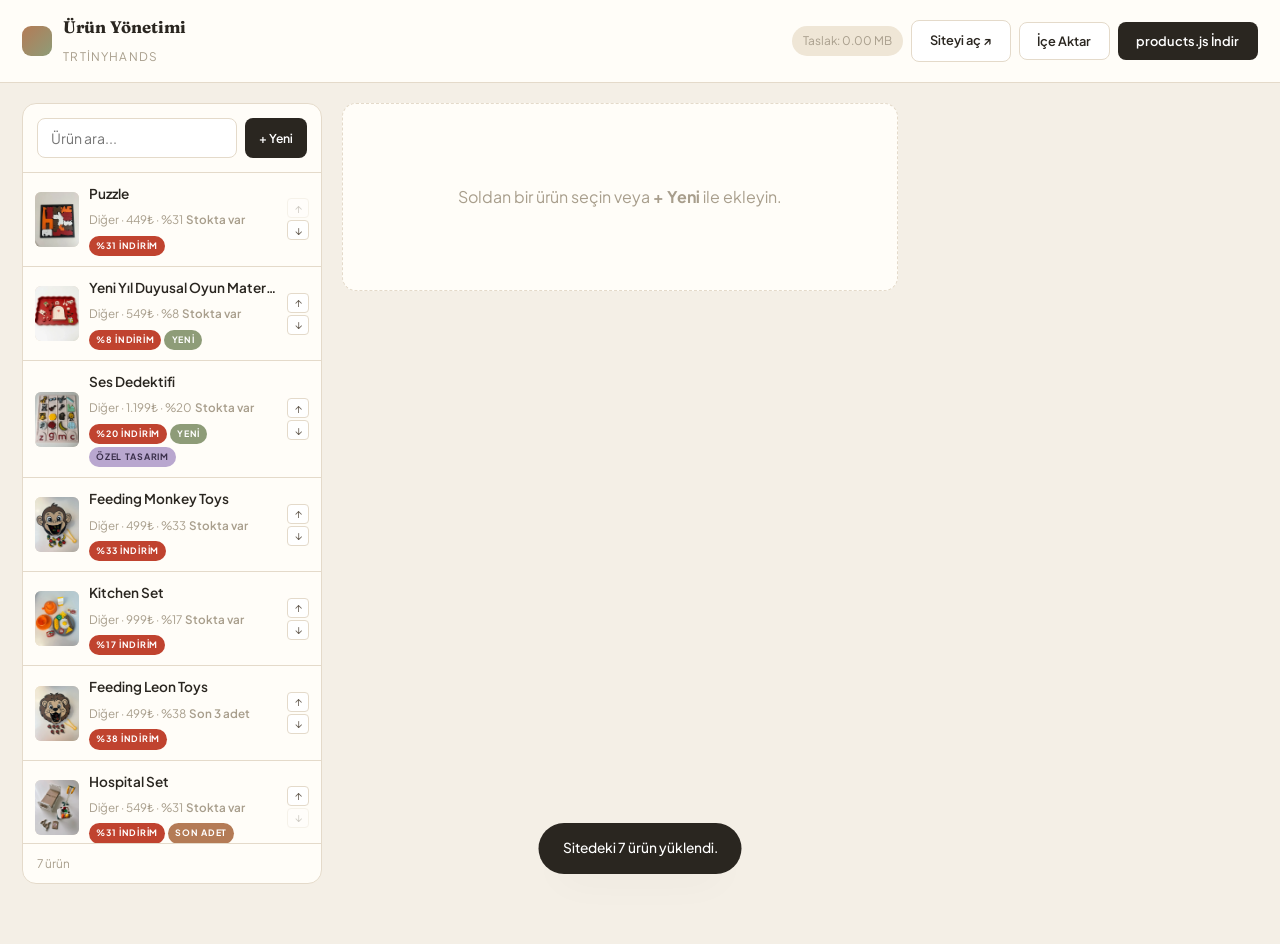
<file: admin.html>
<!doctype html>
<html lang="tr">
<head>
  <meta charset="utf-8" />
  <meta name="viewport" content="width=device-width, initial-scale=1" />
  <meta name="robots" content="noindex, nofollow" />
  <title>Ürün Yönetimi · trtinyhands</title>

  <link rel="preconnect" href="https://fonts.googleapis.com" />
  <link rel="preconnect" href="https://fonts.gstatic.com" crossorigin />
  <link href="https://fonts.googleapis.com/css2?family=Fraunces:opsz,wght@9..144,400..700&family=Plus+Jakarta+Sans:wght@300;400;500;600;700;800&display=swap" rel="stylesheet" />
  <link rel="stylesheet" href="assets/css/style.css?v=31" />
  <link rel="stylesheet" href="assets/css/admin.css?v=31" />
  <link rel="icon" href="data:image/svg+xml,%3Csvg xmlns='http://www.w3.org/2000/svg' viewBox='0 0 100 100'%3E%3Crect x='6' y='6' width='88' height='88' rx='18' fill='%232a2620'/%3E%3Crect x='24' y='24' width='24' height='24' rx='4' fill='%23b47b56'/%3E%3Crect x='52' y='24' width='24' height='24' rx='4' fill='%238e9c78'/%3E%3Crect x='24' y='52' width='24' height='24' rx='4' fill='%23d8a48a'/%3E%3Crect x='52' y='52' width='24' height='24' rx='4' fill='%23e3c27a'/%3E%3C/svg%3E" />
</head>
<body class="admin">

  <header class="ad-head">
    <div class="ad-head__inner">
      <div class="ad-head__brand">
        <span class="ad-head__dot"></span>
        <div>
          <strong>Ürün Yönetimi</strong>
          <small>trtinyhands</small>
        </div>
      </div>

      <div class="ad-head__actions">
        <span class="ad-storage" id="storageMeter" title="Taslak deposu kullanımı"></span>
        <a class="btn-ghost" href="index.html" target="_blank" rel="noopener">Siteyi aç ↗</a>
        <button class="btn-ghost" id="importBtn">İçe Aktar</button>
        <button class="btn-solid" id="exportBtn">products.js İndir</button>
      </div>
    </div>
    <div class="ad-head__bar" id="dirtyBar" hidden>
      Kaydedilmemiş değişiklikler var — yayına almak için <strong>products.js İndir</strong>'e basıp
      dosyayı sitenizdeki <code>assets/js/</code> klasörüne yükleyin.
    </div>
  </header>

  <main class="ad-main">
    <!-- Sol: ürün listesi -->
    <aside class="ad-list">
      <div class="ad-list__head">
        <input type="search" id="listSearch" class="ad-input" placeholder="Ürün ara..." aria-label="Ürün ara" />
        <button class="btn-solid btn-solid--sm" id="newBtn">+ Yeni</button>
      </div>
      <div class="ad-list__items" id="listItems"></div>
      <p class="ad-list__count" id="listCount"></p>
    </aside>

    <!-- Orta: düzenleme formu -->
    <section class="ad-editor" id="editor">
      <div class="ad-empty" id="editorEmpty">
        <p>Soldan bir ürün seçin veya <strong>+ Yeni</strong> ile ekleyin.</p>
      </div>

      <form class="ad-form" id="form" hidden autocomplete="off">
        <div class="ad-form__head">
          <h2 id="formTitle">Ürünü Düzenle</h2>
          <button type="button" class="btn-danger" id="deleteBtn">Sil</button>
        </div>

        <!-- Görseller ve videolar -->
        <fieldset class="ad-field">
          <legend>Görseller ve Videolar</legend>
          <p class="ad-hint">
            Ürün sayfasında ok tuşlarıyla gezilen bir galeri olur.
            Ana sayfadaki kartta ve sepette <strong>yalnızca fotoğraflar</strong> görünür
            — kart <strong>ilk fotoğrafla</strong> açılır, oklarla diğerlerine geçilir.
            Videolar yalnızca ürün sayfasında oynar. Hiç fotoğraf eklemezseniz
            aşağıdaki figür kullanılır.
          </p>

          <div class="ad-media" id="mediaStrip"></div>

          <div class="ad-imgbar">
            <label class="btn-ghost">
              + Görsel Ekle
              <input type="file" id="imageInput" accept="image/*" multiple hidden />
            </label>
            <button type="button" class="btn-ghost" id="videoAdd">+ Video Ekle</button>
          </div>

          <div class="ad-media-edit" id="mediaEdit" hidden>
            <p class="ad-hint" id="mediaEditHint"></p>

            <label class="ad-row" id="videoUrlRow" hidden>
              <span>Video dosyası</span>
              <input type="text" id="f_videoUrl" class="ad-input"
                     placeholder="assets/video/tanitim.mp4" />
              <p class="ad-video-check" id="videoCheck"></p>
            </label>

            <div id="cropper"></div>

            <div class="ad-imgbar">
              <button type="button" class="btn-ghost" id="mediaUp">← Öne al</button>
              <button type="button" class="btn-ghost" id="mediaDown">Geri al →</button>
              <button type="button" class="btn-danger" id="mediaDelete">Bu medyayı sil</button>
            </div>
          </div>

          <label class="ad-row">
            <span>Yedek figür (medya yokken)</span>
            <input type="text" id="f_emoji" class="ad-input" maxlength="8" placeholder="🐉" />
          </label>
        </fieldset>

        <!-- Temel bilgiler -->
        <fieldset class="ad-field">
          <legend>Temel Bilgiler</legend>
          <label class="ad-row">
            <span>Ürün adı</span>
            <input type="text" id="f_title" class="ad-input" required />
          </label>
          <label class="ad-row">
            <span>Kategori</span>
            <input type="text" id="f_category" class="ad-input" list="categoryList" required />
            <datalist id="categoryList"></datalist>
          </label>
          <label class="ad-row">
            <span>Açıklama</span>
            <textarea id="f_desc" class="ad-input" rows="4"></textarea>
          </label>
        </fieldset>

        <!-- Fiyat -->
        <fieldset class="ad-field">
          <legend>Fiyat ve İndirim</legend>
          <div class="ad-grid2">
            <label class="ad-row">
              <span>Satış fiyatı (₺)</span>
              <input type="number" id="f_price" class="ad-input" min="0" step="1" required />
            </label>
            <label class="ad-row">
              <span>Eski fiyat (₺) — indirim yoksa boş</span>
              <input type="number" id="f_oldPrice" class="ad-input" min="0" step="1" />
            </label>
          </div>
          <p class="ad-discount" id="discountInfo"></p>
        </fieldset>

        <!-- Stok -->
        <fieldset class="ad-field">
          <legend>Stok</legend>
          <p class="ad-hint">
            Ürün sayfasındaki stok rozetini belirler: <strong>0</strong> → “Tükendi”
            (satın alma kapanır), <strong>1-5</strong> → “Son N adet”,
            <strong>6+</strong> → “Stokta var”.
          </p>
          <label class="ad-row ad-row--narrow">
            <span>Stok adedi</span>
            <input type="number" id="f_stock" class="ad-input" min="0" step="1" />
          </label>
          <p class="ad-stock-preview" id="stockPreview"></p>
        </fieldset>

        <!-- Etiketler -->
        <fieldset class="ad-field">
          <legend>Etiketler</legend>
          <p class="ad-hint">
            Ana sayfadaki kartta ve ürün sayfasında görünür. İndirim etiketi,
            eski fiyat girildiğinde otomatik eklenir.
          </p>
          <div class="ad-badges" id="badgePicker"></div>
        </fieldset>

        <!-- Teknik özellikler -->
        <fieldset class="ad-field">
          <legend>Teknik Özellikler</legend>
          <p class="ad-hint">Boş bıraktığınız alanlar varsayılan değerle doldurulur.</p>
          <label class="ad-row">
            <span>Boyut</span>
            <input type="text" id="f_size" class="ad-input" />
          </label>
          <label class="ad-row">
            <span>Hangi yönden destekler?</span>
            <input type="text" id="f_material" class="ad-input" />
          </label>
          <label class="ad-row">
            <span>Yaş aralığı</span>
            <input type="text" id="f_layer" class="ad-input" />
          </label>
        </fieldset>

        <!-- Değerlendirme -->
        <fieldset class="ad-field">
          <legend>Değerlendirme</legend>
          <div class="ad-grid2">
            <label class="ad-row">
              <span>Puan (0-5)</span>
              <input type="number" id="f_rating" class="ad-input" min="0" max="5" step="0.1" />
            </label>
            <label class="ad-row">
              <span>Yorum sayısı</span>
              <input type="number" id="f_reviews" class="ad-input" min="0" step="1" />
            </label>
          </div>
        </fieldset>
      </form>
    </section>

    <!-- Sağ: canlı önizleme -->
    <aside class="ad-preview" id="preview" hidden>
      <h3>Önizleme</h3>

      <div class="ad-preview__block">
        <span class="ad-preview__label">Ana sayfadaki kart</span>
        <div class="product-grid ad-preview__grid" id="previewCard"></div>
      </div>

      <div class="ad-preview__block">
        <span class="ad-preview__label">Ürün sayfası</span>
        <div class="ad-preview__detail" id="previewDetail"></div>
      </div>
    </aside>
  </main>

  <input type="file" id="importInput" accept=".js,text/javascript,application/javascript" hidden />
  <div class="toast" id="toast" role="status" aria-live="polite"></div>

  <script src="assets/js/products.js?v=31"></script>
  <script src="assets/js/store.js?v=31"></script>
  <script src="assets/js/cropper.js?v=31"></script>
  <script src="assets/js/admin.js?v=31"></script>
</body>
</html>
</file>
<file: assets/css/style.css>
/* ============================================================
   trtinyhands · Global Styles
   Tema: sıcak-minimalist butik (bol beyaz alan, krem tonları)
   ============================================================ */

:root {
  /* Warm minimal palette */
  --bg: #f6f1e8;           /* sayfa: sıcak krem */
  --panel: #fffdf8;        /* kart/görsel/çekmece yüzeyi (krem-beyaz) */
  --cream: #efe6d6;        /* yumuşak bloklar / hover */
  --cream-2: #e8ddca;
  --ink: #2a2620;          /* sıcak siyah */
  --ink-2: #6a6156;
  --muted: #a89e8c;
  --line: #e4daca;         /* sıcak ince çizgi */
  --accent: #b47b56;       /* muted terracotta */
  --accent-ink: #935e3b;
  --sage: #8e9c78;         /* yumuşak adaçayı (dekoratif bant) */

  --radius: 8px;
  --radius-lg: 14px;
  --container: 1240px;
  --header-h: 74px;

  --shadow-sm: 0 1px 2px rgba(40, 36, 32, .04);
  --shadow-md: 0 18px 40px -24px rgba(40, 36, 32, .30);

  --font: 'Plus Jakarta Sans', system-ui, -apple-system, Segoe UI, Roboto, sans-serif;
  --font-display: 'Fraunces', 'Iowan Old Style', Georgia, 'Times New Roman', serif;
  --ease: cubic-bezier(.22, .61, .36, 1);
}

* { box-sizing: border-box; margin: 0; padding: 0; }
html { scroll-behavior: smooth; }
body {
  font-family: var(--font);
  color: var(--ink-2);
  background-color: var(--bg);
  line-height: 1.65;
  font-weight: 400;
  -webkit-font-smoothing: antialiased;
  text-rendering: optimizeLegibility;
  position: relative;
}
/* Canlı, yumuşak renk atmosferi (yaşayan arka plan) */
body::before {
  content: ''; position: fixed; inset: -20%; z-index: -1; pointer-events: none;
  background:
    radial-gradient(circle at 15% 18%, rgba(255, 138, 120, .26), transparent 42%),
    radial-gradient(circle at 85% 14%, rgba(110, 180, 215, .24), transparent 42%),
    radial-gradient(circle at 82% 84%, rgba(150, 195, 135, .24), transparent 44%),
    radial-gradient(circle at 16% 86%, rgba(244, 200, 110, .24), transparent 44%);
  animation: bgdrift 26s ease-in-out infinite alternate;
}
@keyframes bgdrift {
  0%   { transform: translate(0, 0) scale(1); }
  100% { transform: translate(2.5%, -2.5%) scale(1.07); }
}
img { max-width: 100%; display: block; }

/* Başlıklar: sıcak, oturaklı bir serif — el yapımı butik kimliğine güven katar */
h1, h2, h3,
.brand__text, .footer__brand, .card__title, .detail__title,
.section__head h2, .legal-content h1, .cart__head h3 {
  font-family: var(--font-display);
  letter-spacing: -.005em;
}

/* Figür görselleri (OpenMoji SVG) — emoji karakterinin yerini alır */
.emo { width: 1em; height: 1em; display: inline-block; vertical-align: -.125em; object-fit: contain; }
.emo--fallback { display: inline-block; width: auto; height: auto; line-height: 1; }
a { color: inherit; text-decoration: none; }
button { font-family: inherit; cursor: pointer; border: none; background: none; color: inherit; }
h1, h2, h3, h4 { color: var(--ink); font-weight: 600; line-height: 1.2; letter-spacing: -.01em; }

.container { width: 100%; max-width: var(--container); margin: 0 auto; padding: 0 28px; }

/* small caps label */
.eyebrow {
  font-size: .72rem; font-weight: 600; letter-spacing: .18em;
  text-transform: uppercase; color: var(--muted);
}

/* ---------- Buttons ---------- */
.btn {
  display: inline-flex; align-items: center; justify-content: center; gap: .5rem;
  padding: .95rem 1.8rem; border-radius: var(--radius); font-weight: 600; font-size: .82rem;
  letter-spacing: .08em; text-transform: uppercase;
  transition: background .25s var(--ease), color .25s var(--ease), border-color .25s var(--ease), transform .18s var(--ease);
}
.btn--primary { background: var(--ink); color: #fff; }
.btn--primary:hover { background: var(--accent-ink); transform: translateY(-2px); }
.btn--outline { background: transparent; color: var(--ink); border: 1px solid var(--line); }
.btn--outline:hover { border-color: var(--ink); transform: translateY(-2px); }
.btn:active { transform: translateY(0) scale(.98); }
.btn--full { width: 100%; }

/* ---------- Header ---------- */
.header {
  position: sticky; top: 0; z-index: 60;
  background: rgba(246, 241, 232, .82); backdrop-filter: saturate(180%) blur(12px);
  border-bottom: 1px solid var(--line);
}
.header__inner {
  height: var(--header-h);
  display: grid; grid-template-columns: 1fr auto 1fr; align-items: center;
}
.header__left { font-size: .78rem; letter-spacing: .1em; text-transform: uppercase; color: var(--muted); }
/* Logo kilidi: tavşan (SVG) + kelime işareti (gerçek metin).
   --logo-h tek ayar noktasıdır; yazı ondan türer, böylece her boyutta
   ikisi aynı oranda kalır. Dar ekranda sığsın diye kademeli küçülür. */
.brand {
  --logo-h: 44px;
  justify-self: center; display: inline-flex; align-items: center; gap: .75rem;
  color: var(--ink); line-height: 1;
  text-decoration: none;
  transition: transform .25s var(--ease);
}
.brand:hover {
  transform: translateY(-1px);
}
.brand .logo {
  height: var(--logo-h); width: auto; display: block; flex: none;
  transition: transform .35s var(--ease);
}
.brand:hover .logo {
  transform: rotate(-4deg) scale(1.05);
}
.brand__name {
  font-family: 'Fredoka', 'Quicksand', system-ui, sans-serif;
  font-weight: 500;
  font-size: calc(var(--logo-h) * 0.64);
  letter-spacing: .08em;
  white-space: nowrap;
  display: inline-flex;
  align-items: center;
  user-select: none;
  line-height: 1;
  transition: transform .2s var(--ease);
}
.brand__tr {
  color: #5c7049;
  letter-spacing: .06em;
  transition: color .2s var(--ease);
}
.brand__tiny {
  color: var(--ink);
  letter-spacing: .06em;
  transition: color .2s var(--ease);
}
.brand__hands {
  color: var(--accent);
  letter-spacing: .06em;
  transition: color .2s var(--ease);
}
.brand:hover .brand__tr { color: #445435; }
.brand:hover .brand__hands { color: var(--accent-ink); }
@media (max-width: 700px) { .brand { --logo-h: 36px; } }
@media (max-width: 420px) { .brand { --logo-h: 28px; } }
.brand__text { font-weight: 700; }
.brand__text span { color: var(--accent); }

.header__actions { justify-self: end; display: flex; align-items: center; gap: .4rem; }
.icon-btn {
  position: relative; display: grid; place-items: center; width: 44px; height: 44px;
  border-radius: 50%; font-size: 1.05rem; transition: background .2s;
}
.icon-btn:hover { background: var(--cream); }
.icon-btn .emo { width: 1.35rem; height: 1.35rem; }
.cart-count {
  position: absolute; top: 4px; right: 4px; min-width: 18px; height: 18px; padding: 0 4px;
  border-radius: 999px; background: var(--accent); color: #fff; font-size: .66rem; font-weight: 700;
  display: grid; place-items: center;
}
.cart-count.bump { animation: bump .45s var(--ease); }
@keyframes bump { 0% { transform: scale(1); } 35% { transform: scale(1.55); } 100% { transform: scale(1); } }

/* ---------- Shop intro ---------- */
.shop-intro { text-align: center; padding: 66px 0 28px; }
.shop-intro h1 { font-size: clamp(2rem, 4vw, 2.85rem); font-weight: 600; margin: 16px 0 14px; }
.shop-intro p { color: var(--ink-2); max-width: 580px; margin: 0 auto; }
.shop-intro .tagline {
  margin-top: 18px; font-style: italic; font-size: 1.05rem; color: var(--accent-ink); letter-spacing: .01em;
}

/* Değerler şeridi (temasal) */
.values {
  display: flex; justify-content: center; flex-wrap: wrap; gap: 14px 40px;
  padding: 6px 0 46px;
}
.value { display: inline-flex; align-items: center; gap: .55rem; font-size: .84rem; color: var(--ink-2); }
.value span { font-size: 1.1rem; color: var(--accent); }

/* Kart kategori etiketi (temasal) */
.card__cat { font-size: .66rem; letter-spacing: .16em; text-transform: uppercase; color: var(--muted); }

/* ---------- Dalgalı tanıtım bandı (temasal arka plan) ---------- */
.intro-band {
  position: relative; background: var(--sage); overflow: hidden;
  padding: 100px 0 108px; margin-bottom: 4px;
}
.intro-band::before, .intro-band::after {
  content: ''; position: absolute; left: 0; right: 0; height: 46px; z-index: 1;
  background-repeat: no-repeat; background-size: 100% 100%;
  background-image: url("data:image/svg+xml,%3Csvg xmlns='http://www.w3.org/2000/svg' viewBox='0 0 1440 48' preserveAspectRatio='none'%3E%3Cpath fill='%23f6f1e8' d='M0,24 C180,48 360,2 720,18 C1080,34 1260,50 1440,26 L1440,48 L0,48 Z'/%3E%3C/svg%3E");
}
.intro-band::before { top: -1px; transform: scaleY(-1); }
.intro-band::after { bottom: -1px; }
.intro-band .shop-intro { position: relative; z-index: 2; padding: 0; }
.intro-band .eyebrow { color: rgba(255, 255, 255, .75); }
.intro-band h1 { color: #fff; }
.intro-band p { color: rgba(255, 255, 255, .95); }
.intro-band .tagline { color: #f4e9db; }

/* ---------- Kayan temasal şerit (marquee) ---------- */
.marquee { overflow: hidden; background: var(--cream); border-top: 1px solid var(--line); border-bottom: 1px solid var(--line); }
.marquee__track { display: inline-flex; align-items: center; white-space: nowrap; padding: 12px 0; animation: marquee 30s linear infinite; }
.marquee:hover .marquee__track { animation-play-state: paused; }
.marquee__track span { display: inline-flex; align-items: center; gap: .5rem; font-size: .82rem; letter-spacing: .06em; color: var(--accent-ink); padding: 0 28px; }
.marquee__track span .emo { width: 1.15rem; height: 1.15rem; }
.marquee__track span::after { content: '·'; margin-left: 28px; color: var(--muted); }
@keyframes marquee { from { transform: translateX(0); } to { transform: translateX(-50%); } }
@media (prefers-reduced-motion: reduce) { .marquee__track { animation: none; } }

/* ---------- Shop toolbar (filters + search) ---------- */
.toolbar {
  display: flex; align-items: center; justify-content: space-between; gap: 20px;
  padding: 22px 0; border-bottom: 1px solid var(--line);
  margin: 54px 0 44px; flex-wrap: wrap;
}
.filters { display: flex; flex-wrap: wrap; gap: 4px; }
.chip {
  display: inline-flex; align-items: center; gap: .4rem;
  padding: .5rem 1rem; border-radius: 999px; font-size: .84rem; font-weight: 500; color: var(--ink-2);
  transition: background .2s, color .2s;
}
.chip .emo { width: 1.05rem; height: 1.05rem; }
.chip:hover { background: var(--cream); color: var(--ink); }
.chip.active { background: var(--ink); color: #fff; }

.search {
  padding: .6rem 1rem .6rem 2.2rem; border: 1px solid var(--line); border-radius: 999px; font-size: .88rem;
  min-width: 230px; background: var(--panel) url("data:image/svg+xml,%3Csvg xmlns='http://www.w3.org/2000/svg' width='16' height='16' fill='none' stroke='%23a49c8f' stroke-width='2' viewBox='0 0 24 24'%3E%3Ccircle cx='11' cy='11' r='7'/%3E%3Cpath d='M21 21l-4.3-4.3'/%3E%3C/svg%3E") no-repeat .85rem center;
  font-family: inherit; transition: border-color .2s;
}
.search:focus { outline: none; border-color: var(--ink); }

/* ---------- Product grid ---------- */
.product-grid { display: grid; grid-template-columns: repeat(4, 1fr); gap: 40px 28px; }
.card { display: flex; flex-direction: column; }
.product-grid .card { transition: transform .35s var(--ease); }
.product-grid .card:hover { transform: translateY(-8px); }
.card__media {
  position: relative; aspect-ratio: 4/5; overflow: hidden;
  border: 1px solid var(--line);
  border-radius: 46% 54% 52% 48% / 50% 46% 54% 50%; /* organik blob */
  display: grid; place-items: center; font-size: 5.9rem;
  background-color: var(--panel);
  background-image:
    radial-gradient(circle at 20% 18%, rgba(255, 255, 255, .55) 0 5px, transparent 6px),
    radial-gradient(circle at 84% 84%, rgba(42, 38, 32, .05) 0 4px, transparent 5px),
    radial-gradient(circle at 86% 22%, rgba(255, 255, 255, .4) 0 3px, transparent 4px);
  transition: border-radius .55s var(--ease), background-color .3s var(--ease),
              box-shadow .3s var(--ease), border-color .3s var(--ease);
}
/* Figür arkası spot ışığı dairesi */
.card__media::before {
  content: ''; position: absolute; z-index: 0; width: 64%; aspect-ratio: 1; border-radius: 50%;
  background: rgba(255, 255, 255, .5); transition: transform .5s var(--ease);
}
.card__emoji { position: relative; z-index: 1; }
.card:hover .card__media { box-shadow: var(--shadow-md); border-color: transparent; }
.card:hover .card__media::before { transform: scale(1.14); }
.card__media .card__emoji { transition: transform .4s var(--ease); }
.card:hover .card__emoji { animation: wobble .6s var(--ease); }
@keyframes wobble {
  0%   { transform: scale(1) rotate(0); }
  30%  { transform: scale(1.14) rotate(-7deg); }
  60%  { transform: scale(1.08) rotate(6deg); }
  100% { transform: scale(1.06) rotate(0); }
}
/* Yüklenen ürün görseli — figür yerine geçer.
   Kaplar `place-items: center` kullandığı için görsel içerik boyutuna
   göre küçülüyordu; mutlak konumla kabı tamamen doldurur. */
.figure { display: block; object-fit: cover; }
.card__media, .gallery__main, .cart-line__img { position: relative; }
.card__media .figure,
.gallery__main .figure,
.cart-line__img .figure {
  position: absolute; inset: 0; width: 100%; height: 100%;
  border-radius: inherit;
}
.card__media .figure { transition: transform .5s var(--ease); }
.card:hover .card__media .figure { transform: scale(1.06); }

/* Sepete uçan kopyanın kendi boyutu olmalı */
.fly .figure { position: static; width: 2.6rem; height: 2.6rem; border-radius: 10px; }

/* ---------- Ürün etiketleri ---------- */
/* Etiketler blob şeklinin dışında, bilgi alanının üstünde durur:
   organik border-radius + overflow:hidden onları kırpıyordu.
   Kap etiket olmasa da basılır ve yüksekliği ayrılır — aksi halde
   etiketsiz kartların başlık/fiyat/buton hizası kayıyordu. */
.card__badges {
  display: flex; flex-wrap: wrap; align-items: flex-start; gap: 5px;
  margin-bottom: 8px;
}
.card__badges .badge { font-size: .6rem; padding: .26rem .6rem; box-shadow: none; }
/* Etiketsiz kartta yeri tutar: sabit bir min-height yazmak yerine gerçek
   rozetin ölçüsünü kullanır, yazı tipi değişse de hiza bozulmaz. */
.badge--ghost { visibility: hidden; background: none; box-shadow: none; animation: none; }
.badge {
  display: inline-block; padding: .34rem .72rem; border-radius: 999px;
  font-family: var(--font); font-size: .66rem; font-weight: 700;
  letter-spacing: .08em; text-transform: uppercase; white-space: nowrap;
  box-shadow: 0 2px 8px rgba(40, 36, 32, .18);
}
.badge--sale  { background: #c0432f; color: #fff; }
.badge--gold  { background: #e3c27a; color: #4a3a1c; }
.badge--sage  { background: #8e9c78; color: #fff; }
.badge--clay  { background: #b47b56; color: #fff; }
.badge--lilac { background: #b9a7cf; color: #3a2f4a; }
.badge--blush { background: #e8b4a0; color: #5a3327; }
.badge--out   { background: #6b6560; color: #fff; }

/* İndirim etiketi dikkat çeksin */
.badge--sale { animation: badgePulse 2.4s ease-in-out infinite; }

/* Detay sayfasındaki etiketler */
.gallery__badges {
  position: absolute; top: 18px; left: 18px; z-index: 2;
  display: flex; flex-wrap: wrap; gap: 8px; max-width: calc(100% - 36px);
}
.gallery__badges .badge { font-size: .7rem; padding: .4rem .85rem; }

.card__info { flex: 1; padding: 16px 4px 0; display: flex; flex-direction: column; gap: 4px; }
.card__title { font-size: 1rem; font-weight: 600; color: var(--ink); }
.card__title-link:hover .card__title { color: var(--accent-ink); }
.card__price { font-size: .95rem; color: var(--ink-2); font-weight: 500; }
.card__price .was { color: var(--muted); text-decoration: line-through; margin-right: 8px; font-weight: 400; }
.card__price .from { color: var(--muted); font-weight: 400; margin-right: 4px; font-size: .82rem; }
/* Başlık iki satıra taştığında bile butonlar aynı hizada kalsın */
.card__price { padding-bottom: 8px; }
.card__add {
  margin-top: auto; padding: .7rem 1rem; border: 1px solid var(--line); border-radius: var(--radius);
  font-size: .76rem; font-weight: 600; letter-spacing: .08em; text-transform: uppercase; color: var(--ink);
  transition: background .2s, color .2s, border-color .2s;
}
.card__add { transition: background .2s, color .2s, border-color .2s, transform .12s var(--ease); }
.card__add:hover { background: var(--ink); color: #fff; border-color: var(--ink); }
.card__add:active { transform: scale(.96); }
.empty { text-align: center; color: var(--muted); padding: 60px 0; grid-column: 1 / -1; }
.empty__icon { display: block; width: 2.6rem; height: 2.6rem; margin: 0 auto 14px; }

/* Tükenen ürün kartı */
.card--out .card__media { opacity: .55; filter: grayscale(.45); }
.card--out .card__add { opacity: .5; cursor: not-allowed; }
.card--out .card__add:hover { background: none; color: var(--ink); border-color: var(--line); }

.shop { padding-bottom: 100px; }

/* ---- Eğlenceli kart şekilleri & pastel tonlar ---- */
/* Pastel ton döngüsü (tema içinde, yumuşak) */
.product-grid .card:nth-child(6n+1) .card__media { background-color: #f6e4dc; } /* blush   */
.product-grid .card:nth-child(6n+2) .card__media { background-color: #f4ecd3; } /* butter  */
.product-grid .card:nth-child(6n+3) .card__media { background-color: #e6ede1; } /* sage    */
.product-grid .card:nth-child(6n+4) .card__media { background-color: #e2ecec; } /* sky     */
.product-grid .card:nth-child(6n+5) .card__media { background-color: #f0e1d5; } /* clay    */
.product-grid .card:nth-child(6n+6) .card__media { background-color: #eae3ef; } /* lilac   */

/* Satır bazlı blob şekil varyasyonu */
.product-grid .card:nth-child(3n+1) .card__media { border-radius: 46% 54% 52% 48% / 50% 46% 54% 50%; }
.product-grid .card:nth-child(3n+2) .card__media { border-radius: 54% 46% 49% 51% / 47% 52% 48% 53%; }
.product-grid .card:nth-child(3n)   .card__media { border-radius: 50% 50% 45% 55% / 55% 47% 53% 45%; }

/* Hover'da şekli değiştir (nth kurallarından sonra gelmeli) */
.product-grid .card:hover .card__media { border-radius: 58% 42% 47% 53% / 44% 57% 43% 56%; }

/* ---------- Kart galerisi (birden çok görsel / video) ----------
   Oklar ve noktalar .card__frame üzerinde, blob şeklinin DIŞINDA durur:
   .card__media organik border-radius + overflow:hidden taşıdığı için
   içeride kenarlardan kırpılırlardı. */
.card__frame { position: relative; }
.card__slides, .card__slide { position: absolute; inset: 0; border-radius: inherit; }
.card__slide { opacity: 0; transition: opacity .45s var(--ease); }
.card__slide.is-active { opacity: 1; }
/* Görselin tamamını kaplayan görünmez bağlantı — ürün sayfasına götürür.
   Oklar bunun üstünde (z-index) durur, yoksa tıklamalar bağlantıya giderdi. */
.card__link { position: absolute; inset: 0; z-index: 2; border-radius: inherit; }

.card__nav {
  position: absolute; top: 50%; transform: translateY(-50%); z-index: 3;
  width: 34px; height: 34px; border-radius: 50%;
  display: grid; place-items: center;
  font-size: 1.3rem; line-height: 1; color: var(--ink);
  background: rgba(255, 253, 248, .94); border: 1px solid var(--line);
  box-shadow: 0 4px 14px rgba(40, 36, 32, .22);
  opacity: 0; transition: opacity .25s var(--ease), background .2s, color .2s, border-color .2s;
}
.card__nav--prev { left: 6px; }
.card__nav--next { right: 6px; }
.card__frame:hover .card__nav,
.card__nav:focus-visible { opacity: 1; }
.card__nav:hover { background: var(--ink); color: #fff; border-color: var(--ink); }
/* Dokunmatikte hover yok — oklar hep görünsün */
@media (hover: none) { .card__nav { opacity: 1; } }

.card__dots {
  position: absolute; left: 0; right: 0; bottom: 10px; z-index: 3;
  display: flex; justify-content: center; gap: 6px;
}
.card__dot {
  width: 7px; height: 7px; border-radius: 50%;
  background: rgba(42, 38, 32, .22); border: 1px solid rgba(255, 255, 255, .75);
  transition: background .2s, transform .2s var(--ease);
}
.card__dot.is-active { background: var(--ink); transform: scale(1.3); }

/* ---------- Video işareti ---------- */
/* Izgarada ve küçük görsellerde videolar oynatılmaz: kapak + oynat işareti */
.media-play {
  position: absolute; left: 50%; top: 50%; transform: translate(-50%, -50%);
  z-index: 1; pointer-events: none;
  width: 46px; height: 46px; border-radius: 50%;
  background: rgba(42, 38, 32, .55);
  box-shadow: 0 2px 12px rgba(40, 36, 32, .3);
}
.media-play::after {
  content: ''; position: absolute; left: 54%; top: 50%; transform: translate(-50%, -50%);
  border-style: solid; border-width: 9px 0 9px 15px;
  border-color: transparent transparent transparent #fff;
}

/* ============================================================
   Product Detail Page
   ============================================================ */
.breadcrumb { padding: 30px 0 0; font-size: .8rem; color: var(--muted); letter-spacing: .02em; }
.breadcrumb a:hover { color: var(--ink); }
.breadcrumb span { margin: 0 .5rem; }

.detail { padding: 30px 0 90px; }
.detail__grid { display: grid; grid-template-columns: 1fr 1fr; gap: 64px; align-items: start; }

/* Gallery */
.gallery__main {
  aspect-ratio: 4/5; border-radius: var(--radius-lg); background: var(--panel); border: 1px solid var(--line);
  display: grid; place-items: center; font-size: 9rem; position: relative; overflow: hidden;
}
.gallery__main .figure { border-radius: var(--radius-lg); }

/* Galeri: büyük görsel + oklar + küçük görseller */
.gallery__slide { position: absolute; inset: 0; border-radius: inherit; opacity: 0; transition: opacity .35s var(--ease); }
.gallery__slide.is-active { opacity: 1; }
.gallery__slide[data-type="video"] { cursor: pointer; }
.gallery__slide:not(.is-active) { pointer-events: none; }
.gallery__iframe { position: absolute; inset: 0; width: 100%; height: 100%; border: 0; }

.gallery__nav {
  position: absolute; top: 50%; transform: translateY(-50%); z-index: 3;
  width: 44px; height: 44px; border-radius: 50%;
  display: grid; place-items: center;
  font-size: 1.7rem; line-height: 1; color: var(--ink);
  background: rgba(255, 253, 248, .92); border: 1px solid var(--line);
  box-shadow: var(--shadow-md);
  transition: background .2s, color .2s, border-color .2s;
}
.gallery__nav--prev { left: 14px; }
.gallery__nav--next { right: 14px; }
.gallery__nav:hover { background: var(--ink); color: #fff; border-color: var(--ink); }

.gallery__counter {
  position: absolute; right: 14px; bottom: 14px; z-index: 3;
  padding: .28rem .7rem; border-radius: 999px;
  font-size: .74rem; font-weight: 600; letter-spacing: .04em;
  color: #fff; background: rgba(42, 38, 32, .6);
}

.gallery__thumbs { display: flex; flex-wrap: wrap; gap: 10px; margin-top: 14px; }
.gallery__thumb {
  position: relative; width: 70px; aspect-ratio: 4/5; overflow: hidden;
  border-radius: var(--radius); border: 1px solid var(--line);
  background: var(--panel);
  transition: border-color .2s, transform .2s var(--ease), box-shadow .2s;
}
.gallery__thumb .figure { position: absolute; inset: 0; width: 100%; height: 100%; }
.gallery__thumb .media-play { width: 24px; height: 24px; }
.gallery__thumb .media-play::after { border-width: 5px 0 5px 8px; }
.gallery__thumb:hover { transform: translateY(-2px); }
.gallery__thumb.is-active { border-color: var(--ink); box-shadow: 0 0 0 2px var(--ink); }

/* Info */
.detail__cat { font-size: .72rem; font-weight: 600; letter-spacing: .18em; text-transform: uppercase; color: var(--muted); }
.detail__title { font-size: clamp(1.9rem, 3.5vw, 2.6rem); font-weight: 600; margin: 10px 0 14px; }
.detail__rating { display: flex; align-items: center; gap: .5rem; color: var(--muted); font-size: .88rem; margin-bottom: 22px; }
.detail__rating .stars { color: var(--accent); letter-spacing: .08em; }
.detail__price { display: flex; align-items: baseline; gap: .9rem; margin-bottom: 6px; }
.detail__price .now { font-size: 1.7rem; font-weight: 600; color: var(--ink); }
.detail__price .was { color: var(--muted); text-decoration: line-through; font-size: 1.05rem; }
.detail__price .off { color: var(--accent-ink); font-weight: 600; font-size: .82rem; letter-spacing: .04em; }
.detail__stock {
  display: inline-flex; align-items: center; gap: .5rem;
  margin-bottom: 26px; padding: .45rem .95rem .45rem .8rem;
  border-radius: 999px; font-size: .84rem; font-weight: 600; letter-spacing: .01em;
  border: 1px solid;
}
.detail__stock-dot {
  width: 8px; height: 8px; border-radius: 50%; flex-shrink: 0;
  background: currentColor;
}

/* Bol stok — yeşil, nabız atar */
.detail__stock--in { background: #e7efe1; border-color: #c4d6b8; color: #4a6138; }
.detail__stock--in .detail__stock-dot {
  background: #5f8a45;
  box-shadow: 0 0 0 0 rgba(95, 138, 69, .55); animation: stockPulse 2.2s ease-out infinite;
}
/* Azalıyor — kehribar, daha hızlı nabız */
.detail__stock--low { background: #fbeed6; border-color: #eed9a8; color: #8a6318; }
.detail__stock--low .detail__stock-dot {
  background: #c9901f;
  box-shadow: 0 0 0 0 rgba(201, 144, 31, .6); animation: stockPulseLow 1.5s ease-out infinite;
}
/* Tükendi — kırmızı, sabit */
.detail__stock--out { background: #f7e2dd; border-color: #e6bdb3; color: #9c3b28; }
.detail__stock--out .detail__stock-dot { background: #c0432f; }

@keyframes stockPulse {
  0%   { box-shadow: 0 0 0 0 rgba(95, 138, 69, .55); }
  70%  { box-shadow: 0 0 0 7px rgba(95, 138, 69, 0); }
  100% { box-shadow: 0 0 0 0 rgba(95, 138, 69, 0); }
}
@keyframes stockPulseLow {
  0%   { box-shadow: 0 0 0 0 rgba(201, 144, 31, .6); }
  70%  { box-shadow: 0 0 0 8px rgba(201, 144, 31, 0); }
  100% { box-shadow: 0 0 0 0 rgba(201, 144, 31, 0); }
}

/* Stokta yokken satın alma kapalı */
.btn:disabled { opacity: .45; cursor: not-allowed; }
.btn:disabled:hover { transform: none; background: var(--ink); }
.detail__desc { color: var(--ink-2); margin-bottom: 30px; line-height: 1.75; }


.buy-row { display: flex; gap: 12px; align-items: stretch; margin-bottom: 30px; flex-wrap: wrap; }
.stepper { display: inline-flex; align-items: center; border: 1px solid var(--line); border-radius: var(--radius); overflow: hidden; }
.stepper button { width: 48px; min-height: 54px; font-size: 1.2rem; background: transparent; transition: background .2s; }
.stepper button:hover { background: var(--cream); }
.stepper input { width: 50px; text-align: center; border: none; font-size: 1rem; font-weight: 600; font-family: inherit; color: var(--ink); background: transparent; }
.stepper input:focus { outline: none; }
.buy-row .btn { flex: 1; min-height: 54px; }


.specs { border-top: 1px solid var(--line); }
.specs__row { display: flex; justify-content: space-between; gap: 16px; padding: 14px 0; border-bottom: 1px solid var(--line); font-size: .9rem; }
.specs__row dt { color: var(--muted); }
.specs__row dd { color: var(--ink); font-weight: 500; text-align: right; }

/* Related */
.related { padding: 40px 0 100px; border-top: 1px solid var(--line); }

/* not found */
.notfound { text-align: center; padding: 110px 20px; }
.notfound .emoji { font-size: 3.4rem; margin-bottom: 14px; }
.notfound h1 { font-size: 1.7rem; margin-bottom: 10px; }
.notfound p { color: var(--muted); margin-bottom: 26px; }

/* ---------- Cart drawer ---------- */
.cart-overlay { position: fixed; inset: 0; background: rgba(40, 36, 32, .4); opacity: 0; visibility: hidden; transition: .3s; z-index: 90; }
.cart-overlay.open { opacity: 1; visibility: visible; }
.cart {
  position: fixed; top: 0; right: 0; width: min(420px, 100%); height: 100%; background: var(--panel); z-index: 100;
  transform: translateX(100%); transition: transform .4s var(--ease); display: flex; flex-direction: column;
  box-shadow: -30px 0 60px rgba(40, 36, 32, .12);
}
.cart.open { transform: translateX(0); }
.cart__head { display: flex; justify-content: space-between; align-items: center; padding: 26px 26px 20px; border-bottom: 1px solid var(--line); }
.cart__head h3 { font-size: 1.05rem; font-weight: 600; letter-spacing: .04em; text-transform: uppercase; }
.cart__items { flex: 1; overflow-y: auto; padding: 10px 26px; }
.cart-line { display: flex; gap: 14px; padding: 18px 0; border-bottom: 1px solid var(--line); }
.cart-line__img { width: 66px; height: 66px; border-radius: var(--radius); background: var(--cream); display: grid; place-items: center; font-size: 1.9rem; flex-shrink: 0; }
.cart-line__info { flex: 1; }
.cart-line__info strong { display: block; font-size: .92rem; font-weight: 600; color: var(--ink); }
.cart-line__info small { color: var(--muted); }
.qty { display: inline-flex; align-items: center; gap: 12px; margin-top: 10px; }
.qty button { width: 26px; height: 26px; border-radius: 6px; border: 1px solid var(--line); font-size: 1rem; line-height: 1; transition: .2s; }
.qty button:hover { border-color: var(--ink); }
.cart-line__remove { color: var(--muted); font-size: .78rem; align-self: flex-start; }
.cart-line__remove:hover { color: var(--accent-ink); }
.cart__empty { text-align: center; color: var(--muted); padding: 60px 20px; }
.cart__empty span { font-size: 2.6rem; display: block; margin-bottom: 12px; }
.cart__foot { padding: 22px 26px; border-top: 1px solid var(--line); }
.cart__total { display: flex; justify-content: space-between; align-items: center; margin-bottom: 16px; font-size: 1rem; }
.cart__total strong { font-size: 1.3rem; font-weight: 600; color: var(--ink); }
.cart__note { text-align: center; font-size: .76rem; color: var(--muted); margin-top: 12px; }

/* ---------- Toast ---------- */
.toast {
  /* Gizliyken tam olarak ekranın altına çekilir: 130% kısa metinlerde
     yetmiyor ve siyah bir şerit sayfanın altında görünür kalıyordu. */
  position: fixed; bottom: 26px; left: 50%;
  transform: translate(-50%, calc(100% + 26px));
  opacity: 0; visibility: hidden;
  background: var(--ink); color: #fff; padding: .9rem 1.5rem; border-radius: 999px; font-weight: 500; font-size: .86rem;
  z-index: 120; box-shadow: var(--shadow-md); white-space: nowrap;
  transition: transform .35s var(--ease), opacity .3s var(--ease), visibility .3s;
}
.toast.show { transform: translate(-50%, 0); opacity: 1; visibility: visible; }

/* ---------- Footer ---------- */
.footer { border-top: 1px solid var(--line); padding: 44px 0; }
.footer__inner { display: flex; align-items: center; justify-content: space-between; gap: 20px; flex-wrap: wrap; }
.footer__brand { display: inline-flex; align-items: center; gap: .6rem; font-weight: 700; color: var(--ink); font-size: 1.1rem; }
.footer__brand span { color: var(--accent); }
.footer p { font-size: .82rem; color: var(--muted); }
.footer__tag { font-style: italic; color: var(--accent-ink); }

/* ---------- Kaydırma: ilerleme çubuğu + sıkışan başlık ---------- */
.scroll-progress {
  position: absolute; left: 0; right: 0; bottom: -1px; height: 2px;
  background: linear-gradient(90deg, var(--accent), var(--sage));
  transform: scaleX(0); transform-origin: 0 50%;
  will-change: transform;
}

.header { transition: box-shadow .35s var(--ease), background-color .35s var(--ease); }
/* Kaydırınca başlığın YÜKSEKLİĞİ değişmez — yalnızca zemini koyulaşır ve
   gölge gelir. Eskiden 74→60px küçülüyordu; sticky başlık akışta yer
   kapladığı için bu, belgeyi 14px kısaltıyordu. Tarayıcı da görünen
   içeriği sabit tutmak için kaydırma konumunu düzeltiyordu (scroll
   anchoring) — geçiş boyunca ikisi birbiriyle yarışıp sayfayı
   titretiyordu. Yükseklik sabit kalınca yerleşim hiç değişmiyor. */
.header.scrolled {
  background: rgba(246, 241, 232, .94);
  box-shadow: 0 10px 30px -22px rgba(40, 36, 32, .5);
}

/* Parallax katmanları */
.band-figures, .intro-band .shop-intro { will-change: transform; }

/* ---------- Bölüm başlığı (genel) ---------- */
.section__head { margin-bottom: 34px; text-align: center; }
.section__head h2 { font-size: clamp(1.5rem, 2.6vw, 1.9rem); font-weight: 600; color: var(--ink); }
.section__head .eyebrow { display: block; margin-bottom: 10px; }

/* ============================================================
   Yasal Sayfalar (legal.html)
   ============================================================ */
.legal {
  display: grid; grid-template-columns: 240px 1fr; gap: 56px;
  align-items: start; padding: 24px 0 90px;
}

.legal-nav { position: sticky; top: calc(var(--header-h) + 20px); display: flex; flex-direction: column; gap: 2px; }
.legal-nav h4 {
  font-size: .7rem; font-weight: 600; letter-spacing: .16em; text-transform: uppercase;
  color: var(--muted); margin-bottom: 12px;
}
.legal-nav__link {
  padding: .6rem .85rem; border-radius: var(--radius); font-size: .88rem; color: var(--ink-2);
  transition: background .2s, color .2s;
}
.legal-nav__link:hover { background: var(--cream); color: var(--ink); }
.legal-nav__link.active { background: var(--ink); color: #fff; }

.legal-content {
  background: var(--panel); border: 1px solid var(--line); border-radius: var(--radius-lg);
  padding: 44px 48px; box-shadow: var(--shadow-sm); min-width: 0;
}
.legal-content h1 { font-size: clamp(1.5rem, 3vw, 2rem); font-weight: 600; color: var(--ink); line-height: 1.25; }
.legal-updated { font-size: .8rem; color: var(--muted); margin-top: 8px; }

.legal-notice {
  margin: 24px 0 8px; padding: 16px 18px; border-radius: var(--radius);
  background: var(--cream); border-left: 3px solid var(--accent);
  font-size: .86rem; color: var(--ink-2); line-height: 1.65;
}
.legal-notice strong { color: var(--ink); }
.legal-notice code {
  font-family: ui-monospace, SFMono-Regular, Menlo, monospace; font-size: .82em;
  background: var(--panel); border: 1px solid var(--line); border-radius: 4px; padding: .1em .4em;
}

.legal-body { font-size: .93rem; line-height: 1.8; }
.legal-body h3 {
  font-size: 1rem; font-weight: 600; color: var(--ink);
  margin: 30px 0 10px; padding-top: 22px; border-top: 1px solid var(--line);
}
.legal-body p { margin-bottom: 14px; }
.legal-body strong { color: var(--ink); font-weight: 600; }
.legal-body ul { margin: 0 0 16px 1.15rem; }
.legal-body li { margin-bottom: 7px; }

/* ---------- Reveal (scroll animasyonu) ---------- */
.reveal { opacity: 0; transform: translateY(32px) scale(.97); }
.reveal.in {
  opacity: 1; transform: none;
  transition: opacity .55s var(--ease), transform .75s var(--ease);
  transition-delay: var(--d, 0ms);
}
@media (prefers-reduced-motion: reduce) {
  .reveal, .reveal.in { opacity: 1; transform: none; transition: none; }
}

/* ============================================================
   Eğlenceli Animasyonlar
   ============================================================ */

/* Tanıtım bandında uçuşan figürler */
.band-figures { position: absolute; inset: 0; z-index: 1; pointer-events: none; overflow: hidden; }
.bf { position: absolute; font-size: 2.5rem; filter: drop-shadow(0 8px 12px rgba(40, 36, 32, .18)); animation: floaty 6s ease-in-out infinite; }
.bf--1 { left: 5%;  top: 26%;    animation-duration: 6s; }
.bf--2 { right: 6%; top: 22%;    animation-duration: 7.2s; animation-delay: .5s; }
.bf--3 { left: 11%; bottom: 22%; font-size: 1.9rem; animation-duration: 5.4s; animation-delay: .3s; }
.bf--4 { right: 12%; bottom: 24%; font-size: 2.1rem; animation-duration: 6.6s; animation-delay: 1s; }
.bf--5 { left: 22%;  top: 12%;    font-size: 1.7rem; animation-duration: 6.8s; animation-delay: .8s; }
.bf--6 { right: 24%; bottom: 12%; font-size: 1.6rem; animation-duration: 5.9s; animation-delay: .2s; }
.bf--7 { left: 32%;  bottom: 16%; font-size: 1.5rem; animation-duration: 7.6s; animation-delay: 1.3s; }
.bf--8 { right: 33%; top: 14%;    font-size: 1.4rem; animation-duration: 6.2s; animation-delay: .6s; }
@keyframes floaty {
  0%, 100% { transform: translateY(0) rotate(-5deg); }
  50%      { transform: translateY(-20px) rotate(6deg); }
}

/* Sepete uçan figür */
.fly {
  position: fixed; z-index: 130; font-size: 2.6rem; transform: translate(-50%, -50%);
  transition: transform .8s cubic-bezier(.5, -0.28, .35, 1), opacity .8s ease;
  pointer-events: none; will-change: transform, opacity;
}

/* Sepet ikonu sallanması */
.icon-btn.wiggle { animation: wiggle .5s ease; }
@keyframes wiggle {
  0%, 100% { transform: rotate(0); }
  20% { transform: rotate(-14deg); }
  45% { transform: rotate(11deg); }
  70% { transform: rotate(-6deg); }
}

/* Rozet nabzı */
@keyframes badgePulse {
  0%, 100% { transform: scale(1); }
  50% { transform: scale(1.06); }
}

/* Logo giriş animasyonu */
/* backwards (both değil): `both` bitişte transform'u `none`a sabitler ve
   animasyon kuralı geçişi yendiği için kaydırma küçültmesi çalışmaz. */
.brand { animation: logoIn .6s var(--ease) backwards; }
@keyframes logoIn { from { opacity: 0; transform: translateY(-7px); } to { opacity: 1; transform: none; } }

/* Filtre çipi hover zıplaması */
.chip { transition: background .2s, color .2s, transform .18s var(--ease); }
.chip:hover { transform: translateY(-2px); }

/* Değer/şerit öğeleri hover */
.marquee__track span { transition: color .2s; }

/* Hareket azaltma tercihi */
@media (prefers-reduced-motion: reduce) {
  .bf, .badge, .brand, .card__emoji, .detail__stock-dot { animation: none !important; }
  .fly { display: none !important; }
}

/* ============================================================
   Responsive
   ============================================================ */
@media (max-width: 1000px) {
  .product-grid { grid-template-columns: repeat(3, 1fr); }
  .detail__grid { grid-template-columns: 1fr; gap: 36px; }
  .legal { grid-template-columns: 1fr; gap: 28px; }
  .legal-nav { position: static; flex-direction: row; flex-wrap: wrap; gap: 6px; }
  .legal-nav h4 { width: 100%; margin-bottom: 6px; }
  .legal-content { padding: 32px 28px; }
  .gallery__main, .gallery__thumbs { max-width: 480px; }
}
@media (max-width: 700px) {
  .container { padding: 0 20px; }
  .product-grid { grid-template-columns: repeat(2, 1fr); gap: 28px 16px; }
  .toolbar { flex-direction: column; align-items: stretch; }
  .search { min-width: 0; width: 100%; }
  .filters { justify-content: center; }
  .shop-intro { padding: 46px 0 30px; }
  .footer__inner { flex-direction: column; text-align: center; }
  .legal-content { padding: 26px 20px; }
  .legal-nav__link { font-size: .82rem; padding: .5rem .7rem; }
  .bf--1, .bf--3, .bf--5, .bf--6, .bf--7, .bf--8 { display: none; }
  .bf--2 { right: 3%; top: 8%; font-size: 1.7rem; }
  .bf--4 { right: 4%; bottom: 10%; font-size: 1.7rem; }
}
@media (max-width: 420px) {
  .product-grid { grid-template-columns: 1fr 1fr; gap: 22px 12px; }
  .card__media { font-size: 4.2rem; }
  /* Dar telefonda soldaki yazı küçülür, böylece logoya dayanmaz */
  .header__left { font-size: .62rem; letter-spacing: .06em; }
}
</file>
<file: assets/css/admin.css>
/* ============================================================
   trtinyhands · Ürün Yönetim Paneli (admin.css)
   style.css'in üzerine biner; mağaza sınıflarını (.card, .badge,
   .specs …) önizlemede aynen kullanır.
   ============================================================ */

.admin {
  background: #f4efe6;
  color: var(--ink-2);
  min-height: 100vh;
}
.admin::before { display: none; } /* mağazadaki hareketli arka planı kapat */

.admin h1, .admin h2, .admin h3 { color: var(--ink); }

/* ---------- Ortak kontroller ---------- */
.btn-solid, .btn-ghost, .btn-danger {
  font-family: var(--font); font-size: .8rem; font-weight: 600;
  padding: .6rem 1.1rem; border-radius: var(--radius); cursor: pointer;
  border: 1px solid transparent; transition: .18s var(--ease); white-space: nowrap;
  display: inline-flex; align-items: center; gap: .4rem;
}
.btn-solid { background: var(--ink); color: #fff; }
.btn-solid:hover { background: var(--accent-ink); }
.btn-solid--sm { padding: .5rem .8rem; font-size: .76rem; }
.btn-ghost { background: #fff; color: var(--ink); border-color: var(--line); }
.btn-ghost:hover { border-color: var(--ink); }
.btn-danger { background: transparent; color: #c0432f; border-color: #e3bdb5; }
.btn-danger:hover { background: #c0432f; color: #fff; border-color: #c0432f; }

.ad-input {
  width: 100%; padding: .62rem .8rem; border: 1px solid var(--line); border-radius: var(--radius);
  background: #fff; font-family: var(--font); font-size: .88rem; color: var(--ink);
  transition: border-color .18s;
}
.ad-input:focus { outline: none; border-color: var(--ink); }
textarea.ad-input { resize: vertical; line-height: 1.6; }

/* ---------- Üst çubuk ---------- */
.ad-head {
  position: sticky; top: 0; z-index: 50;
  background: var(--panel); border-bottom: 1px solid var(--line);
}
.ad-head__inner {
  display: flex; align-items: center; justify-content: space-between; gap: 16px;
  padding: 14px 22px; flex-wrap: wrap;
}
.ad-head__brand { display: flex; align-items: center; gap: .7rem; }
.ad-head__dot {
  width: 30px; height: 30px; border-radius: 9px; flex-shrink: 0;
  background: linear-gradient(135deg, var(--accent), var(--sage));
}
.ad-head__brand strong { display: block; font-family: var(--font-display); font-size: 1.05rem; color: var(--ink); }
.ad-head__brand small { color: var(--muted); font-size: .74rem; letter-spacing: .1em; text-transform: uppercase; }
.ad-head__actions { display: flex; align-items: center; gap: 8px; flex-wrap: wrap; }

.ad-storage {
  font-size: .74rem; color: var(--muted); padding: .35rem .7rem;
  background: var(--cream); border-radius: 999px; white-space: nowrap;
}
.ad-storage.is-warn { background: #f7e0d8; color: #a8412c; font-weight: 600; }

.ad-head__bar {
  background: #fdf3d8; border-top: 1px solid #ecdcb0; color: #7a5c17;
  font-size: .82rem; padding: 10px 22px;
}
.ad-head__bar code {
  font-family: ui-monospace, SFMono-Regular, Menlo, monospace; font-size: .92em;
  background: #fff; border: 1px solid #ecdcb0; border-radius: 4px; padding: .05em .35em;
}

/* ---------- Yerleşim ---------- */
.ad-main {
  display: grid; grid-template-columns: 300px minmax(0, 1fr) 340px;
  gap: 20px; padding: 20px 22px 60px; align-items: start;
  max-width: 1600px; margin: 0 auto;
}

/* ---------- Ürün listesi ---------- */
.ad-list {
  background: var(--panel); border: 1px solid var(--line); border-radius: var(--radius-lg);
  position: sticky; top: 86px; overflow: hidden;
}
.ad-list__head { display: flex; gap: 8px; padding: 14px; border-bottom: 1px solid var(--line); }
.ad-list__items { max-height: calc(100vh - 230px); overflow-y: auto; }
.ad-list__count { padding: 10px 14px; font-size: .74rem; color: var(--muted); border-top: 1px solid var(--line); }

.ad-item {
  display: flex; align-items: center; gap: 10px; padding: 10px 12px;
  border-bottom: 1px solid var(--line); cursor: pointer; transition: background .15s;
}
.ad-item:hover { background: var(--cream); }
.ad-item.is-active { background: var(--cream); box-shadow: inset 3px 0 0 var(--accent); }
.ad-item__thumb {
  position: relative;
  width: 44px; height: 55px; flex-shrink: 0; border-radius: 6px; overflow: hidden;
  background: var(--cream-2); display: grid; place-items: center; font-size: 1.5rem;
}
.ad-item__thumb .figure { position: absolute; inset: 0; width: 100%; height: 100%; }
.ad-item__thumb .emo { width: 1.5rem; height: 1.5rem; }
.ad-item__info { flex: 1; min-width: 0; }
.ad-item__info strong {
  display: block; font-size: .85rem; font-weight: 600; color: var(--ink);
  overflow: hidden; text-overflow: ellipsis; white-space: nowrap;
}
.ad-item__info small { font-size: .73rem; color: var(--muted); }
.ad-item__badges { display: flex; flex-wrap: wrap; gap: 3px; margin-top: 4px; }
.ad-item__stock {
  display: inline-block; margin-top: 2px; font-size: .68rem; font-weight: 600;
}
.ad-item__stock--in  { color: #4a6138; }
.ad-item__stock--low { color: #8a6318; }
.ad-item__stock--out { color: #9c3b28; }
.ad-item__badges .badge { font-size: .55rem; padding: .18rem .45rem; box-shadow: none; animation: none; }
.ad-item__move { display: flex; flex-direction: column; gap: 2px; }
.ad-item__move button {
  width: 22px; height: 20px; border: 1px solid var(--line); border-radius: 4px;
  background: #fff; font-size: .7rem; line-height: 1; cursor: pointer; color: var(--ink-2);
}
.ad-item__move button:hover:not(:disabled) { border-color: var(--ink); color: var(--ink); }
.ad-item__move button:disabled { opacity: .3; cursor: default; }

/* ---------- Düzenleme formu ---------- */
.ad-editor { min-width: 0; }
.ad-empty {
  background: var(--panel); border: 1px dashed var(--line); border-radius: var(--radius-lg);
  padding: 80px 24px; text-align: center; color: var(--muted);
}

.ad-form {
  background: var(--panel); border: 1px solid var(--line); border-radius: var(--radius-lg);
  padding: 24px 26px 30px;
}
.ad-form__head {
  display: flex; align-items: center; justify-content: space-between; gap: 16px;
  padding-bottom: 18px; border-bottom: 1px solid var(--line); margin-bottom: 8px;
}
.ad-form__head h2 { font-size: 1.25rem; font-weight: 600; }

.ad-field { border: none; padding: 22px 0 4px; border-top: 1px solid var(--line); }
.ad-field:first-of-type { border-top: none; padding-top: 14px; }
.ad-field legend {
  font-size: .7rem; font-weight: 700; letter-spacing: .14em; text-transform: uppercase;
  color: var(--muted); padding: 0; margin-bottom: 4px;
}
.ad-hint { font-size: .78rem; color: var(--muted); line-height: 1.6; margin: 6px 0 14px; }

/* `hidden` özniteliği sınıf kurallarının display'ini yenemez
   (tarayıcı varsayılanı daha düşük önceliklidir) — burada bağlanır. */
[hidden] { display: none !important; }

.ad-row { display: block; margin-bottom: 14px; }
.ad-row > span {
  display: block; font-size: .76rem; font-weight: 600; color: var(--ink-2); margin-bottom: 6px;
}
.ad-grid2 { display: grid; grid-template-columns: 1fr 1fr; gap: 14px; }

.ad-row--narrow { max-width: 180px; }

.ad-stock-preview {
  font-size: .8rem; padding: .6rem .85rem; border-radius: var(--radius); margin-top: 2px;
}
.ad-stock-preview--in  { background: #e7efe1; color: #4a6138; }
.ad-stock-preview--low { background: #fbeed6; color: #8a6318; }
.ad-stock-preview--out { background: #f7e2dd; color: #9c3b28; }

.ad-discount {
  font-size: .8rem; color: var(--accent-ink); background: var(--cream);
  padding: .6rem .85rem; border-radius: var(--radius); margin-top: 2px;
}

/* Etiket seçici */
.ad-badges { display: flex; flex-wrap: wrap; gap: 10px; }
.ad-badge-opt { display: inline-flex; align-items: center; gap: .45rem; cursor: pointer; }
.ad-badge-opt input { width: 16px; height: 16px; accent-color: var(--ink); cursor: pointer; }
.ad-badge-opt .badge { animation: none; }
.ad-badge-opt input:not(:checked) + .badge { opacity: .35; filter: grayscale(.7); }

/* ---------- Görsel kırpıcı ---------- */
.cropper { display: block; }
.cropper__stage {
  position: relative; width: 100%; max-width: 300px; border-radius: var(--radius-lg);
  overflow: hidden; background: var(--cream-2); border: 1px solid var(--line);
  cursor: grab; touch-action: none; user-select: none;
}
.cropper__stage.is-dragging { cursor: grabbing; }
.cropper__stage canvas { display: block; width: 100%; height: 100%; }
.cropper__empty {
  position: absolute; inset: 0; display: grid; place-content: center; gap: 4px;
  text-align: center; color: var(--muted); padding: 20px; pointer-events: none;
}
.cropper__empty strong { color: var(--ink-2); font-size: .9rem; }
.cropper__empty span { font-size: .76rem; }

.cropper__controls {
  display: flex; align-items: center; gap: 14px; max-width: 300px; margin-top: 12px;
}
.cropper__zoom { flex: 1; display: flex; align-items: center; gap: .6rem; }
.cropper__zoom span { font-size: .74rem; color: var(--muted); white-space: nowrap; }
.cropper__zoom input { flex: 1; accent-color: var(--accent); cursor: pointer; }

#cropper.is-drop .cropper__stage { border-color: var(--accent); background: var(--cream); }

.ad-imgbar { display: flex; gap: 8px; margin: 12px 0 18px; flex-wrap: wrap; }
.ad-imgbar .btn-ghost { cursor: pointer; }

/* ---------- Medya listesi (görseller + videolar) ---------- */
.ad-media {
  display: flex; flex-wrap: wrap; gap: 10px;
  padding: 12px; margin-bottom: 4px;
  border: 1px dashed var(--line); border-radius: var(--radius);
  background: var(--bg);
  transition: border-color .2s, background .2s;
}
.ad-media.is-drop { border-color: var(--accent); background: var(--cream); }
.ad-media__empty { font-size: .78rem; color: var(--muted); margin: 0; padding: 8px 2px; }

.ad-media__item {
  position: relative; width: 64px; aspect-ratio: 4/5;
  border: 1px solid var(--line); border-radius: var(--radius);
  background: var(--panel); overflow: hidden; cursor: pointer;
  display: grid; place-items: center; font-size: 1.5rem;
  transition: border-color .2s, box-shadow .2s, transform .2s;
}
.ad-media__item:hover { transform: translateY(-2px); }
.ad-media__item.is-active { border-color: var(--ink); box-shadow: 0 0 0 2px var(--ink); }
.ad-media__thumb { position: absolute; inset: 0; display: block; }
.ad-media__thumb .figure { position: absolute; inset: 0; width: 100%; height: 100%; object-fit: cover; }
.ad-media__thumb .emo { width: 1.4rem; height: 1.4rem; }
.ad-media__thumb .media-play { width: 22px; height: 22px; }
.ad-media__thumb .media-play::after { border-width: 5px 0 5px 8px; }
/* Sıra numarası / kapak işareti */
.ad-media__tag {
  position: absolute; left: 0; right: 0; bottom: 0; z-index: 2;
  padding: 2px 0; text-align: center;
  font-size: .56rem; font-weight: 700; letter-spacing: .06em; text-transform: uppercase;
  color: #fff; background: rgba(42, 38, 32, .62);
}
/* Video ana sayfadaki karta çıkmaz — listede ayrı dursun diye farklı rozet */
.ad-media__item--video .ad-media__tag { background: rgba(148, 94, 59, .82); }

.ad-media-edit {
  padding: 14px; margin: 10px 0 16px;
  border: 1px solid var(--line); border-radius: var(--radius); background: var(--panel);
}
.ad-media-edit .ad-hint { margin-top: 0; }
/* Video dosyası bulundu / bulunamadı bildirimi */
.ad-video-check { font-size: .74rem; margin-top: 6px; color: var(--muted); min-height: 1.1em; }
.ad-video-check.is-ok  { color: #5d7a4a; }
.ad-video-check.is-bad { color: #c0432f; }
.ad-media-edit .ad-imgbar { margin-bottom: 0; }

/* ---------- Önizleme ---------- */
.ad-preview {
  background: var(--panel); border: 1px solid var(--line); border-radius: var(--radius-lg);
  padding: 20px; position: sticky; top: 86px;
  max-height: calc(100vh - 110px); overflow-y: auto;
}
.ad-preview h3 { font-size: 1rem; font-weight: 600; margin-bottom: 4px; }
.ad-preview__block { margin-top: 20px; }
.ad-preview__label {
  display: block; font-size: .68rem; font-weight: 700; letter-spacing: .12em;
  text-transform: uppercase; color: var(--muted); margin-bottom: 10px;
}

/* Kart önizlemesi tek sütun */
.ad-preview__grid { grid-template-columns: 1fr; max-width: 210px; }
/* Önizlemede kart etkileşimsizdir ve reveal animasyonunu beklemez */
.ad-preview__grid { pointer-events: none; }
/* Önizlemedeki kart tıklanamaz ama galerisi gezilebilir olmalı:
   çerçeve açılır (okların görünmesi hover'a bağlı), bağlantı kapalı kalır. */
.ad-preview__grid .card__frame { pointer-events: auto; }
.ad-preview__grid .card__link { pointer-events: none; }
.ad-preview__grid .card.reveal { opacity: 1; transform: none; }
/* Sıra (:nth-child) tonunu doğru tutmak için eklenen görünmez kardeşler */
.ad-preview__ghost { display: none; }
.ad-preview__grid .card__media { font-size: 3.6rem; }
.ad-preview__grid .card__badges .badge { font-size: .52rem; padding: .2rem .45rem; }
.ad-preview__grid .card__add { cursor: default; }

/* Ürün sayfası önizlemesi */
.ad-preview__detail {
  border: 1px solid var(--line); border-radius: var(--radius-lg); padding: 14px; background: var(--bg);
}
.ad-preview__detail .gallery__main { font-size: 3.6rem; max-width: 190px; margin: 0 auto; }
.ad-preview__detail .gallery__thumbs { justify-content: center; gap: 6px; margin-top: 10px; }
.ad-preview__detail .gallery__thumb { width: 42px; }
.ad-preview__detail .gallery__nav { width: 30px; height: 30px; font-size: 1.1rem; }
.ad-preview__detail .gallery__nav--prev { left: 6px; }
.ad-preview__detail .gallery__nav--next { right: 6px; }
.ad-preview__detail .gallery__counter { right: 6px; bottom: 6px; font-size: .6rem; padding: .15rem .5rem; }
.ad-preview__detail .gallery__badges { top: 10px; left: 10px; gap: 5px; }
.ad-preview__detail .gallery__badges .badge { font-size: .55rem; padding: .2rem .5rem; }
.ad-preview__info { margin-top: 16px; }
.ad-preview__info .detail__title { font-size: 1.15rem; margin: 6px 0 8px; }
.ad-preview__info .detail__rating { font-size: .76rem; margin-bottom: 12px; }
.ad-preview__info .detail__price { margin-bottom: 4px; }
.ad-preview__info .detail__price .now { font-size: 1.15rem; }
.ad-preview__info .detail__price .was { font-size: .85rem; }
.ad-preview__info .detail__stock { font-size: .72rem; margin-bottom: 12px; padding: .35rem .75rem .35rem .6rem; }
.ad-preview__info .detail__desc { font-size: .8rem; line-height: 1.65; margin-bottom: 16px; }
.ad-preview__info .specs__row { font-size: .78rem; padding: 9px 0; }

/* ---------- Responsive ---------- */
@media (max-width: 1240px) {
  .ad-main { grid-template-columns: 260px minmax(0, 1fr); }
  .ad-preview { grid-column: 1 / -1; position: static; max-height: none; }
  .ad-preview__block { display: inline-block; vertical-align: top; width: 48%; margin-right: 2%; }
}
@media (max-width: 820px) {
  .ad-main { grid-template-columns: 1fr; padding: 16px; }
  .ad-list { position: static; }
  .ad-list__items { max-height: 320px; }
  .ad-preview__block { display: block; width: 100%; margin-right: 0; }
  .ad-grid2 { grid-template-columns: 1fr; }
  .ad-head__inner { padding: 12px 16px; }
}
</file>
